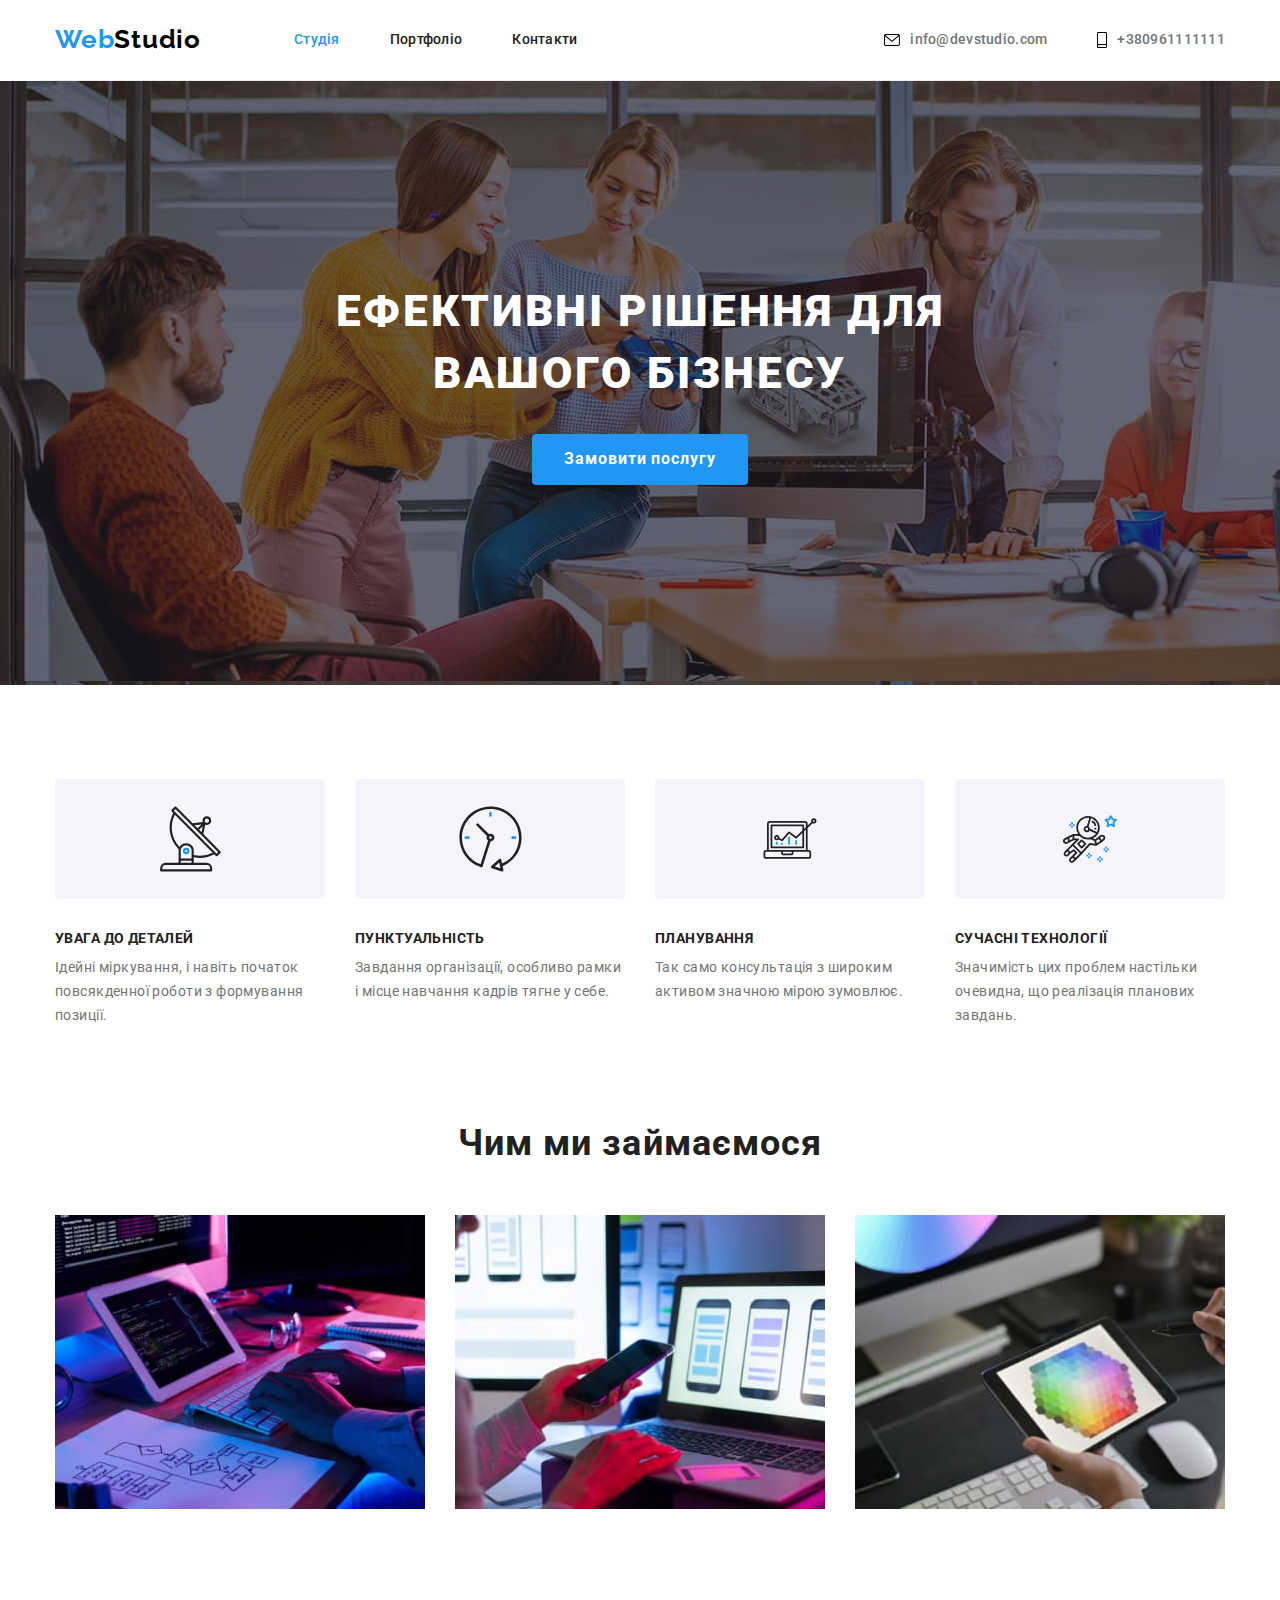
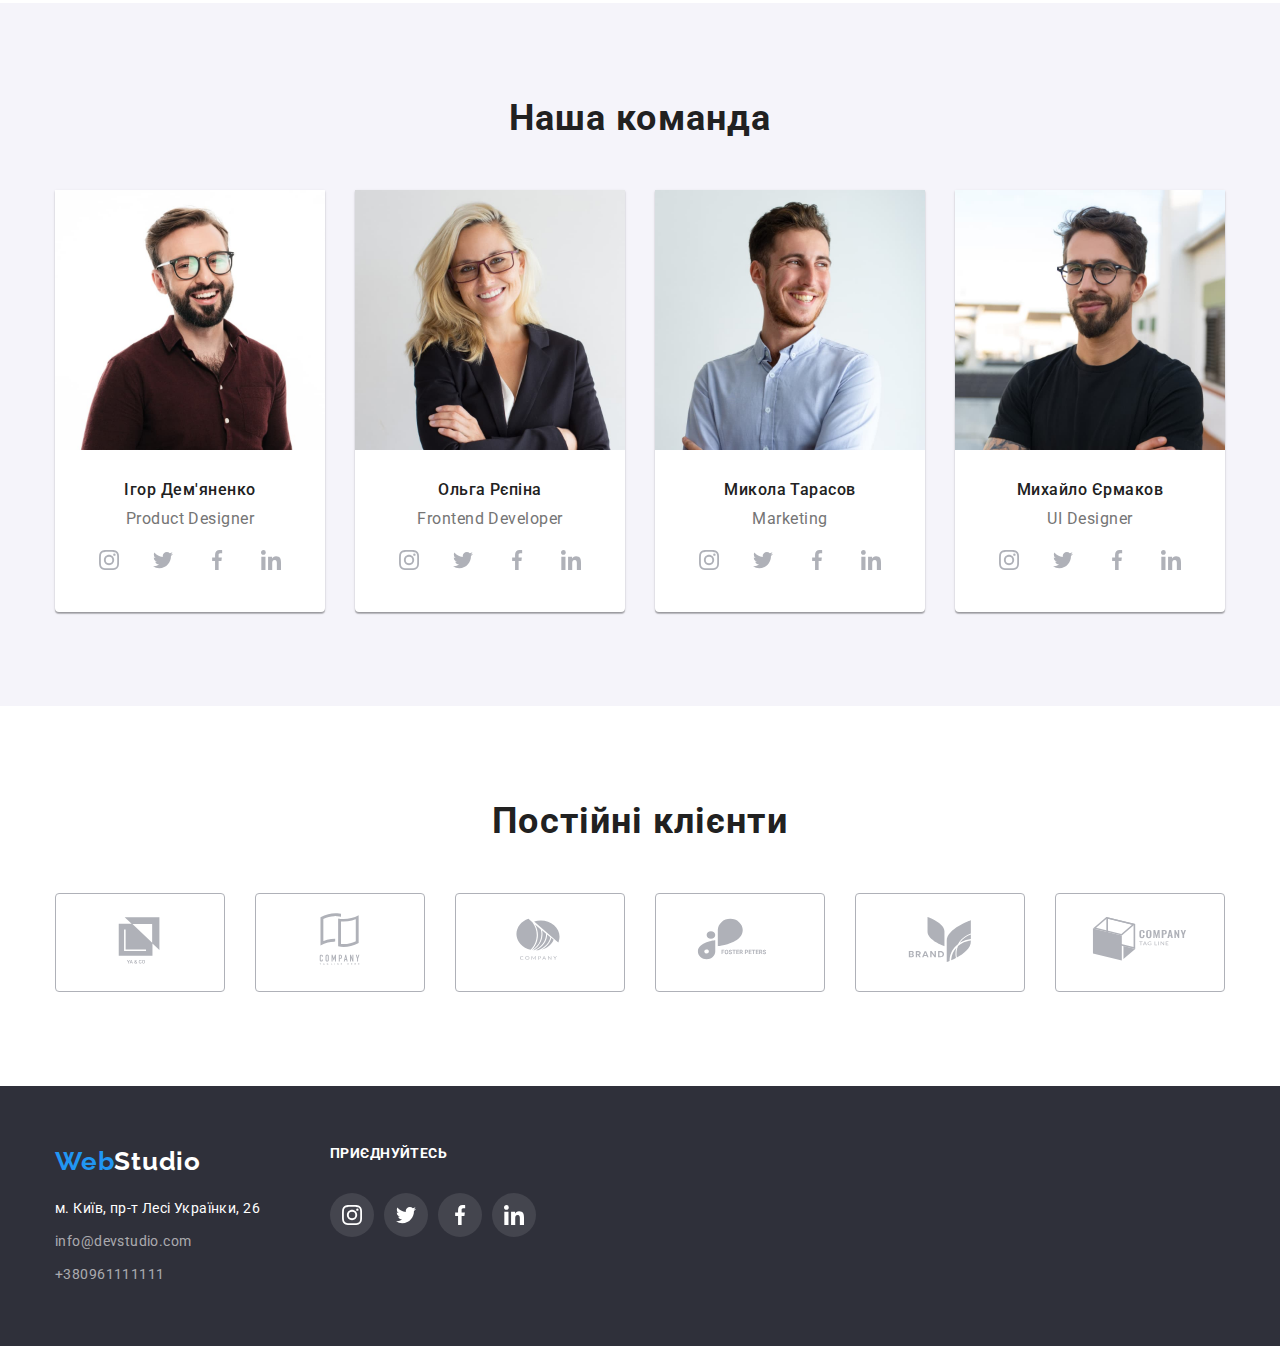
<file: index.html>
<!DOCTYPE html>
<html lang="uk">
  <head>
    <meta charset="UTF-8" />
    <meta http-equiv="X-UA-Compatible" content="IE=edge" />
    <meta name="viewport" content="width=device-width, initial-scale=1.0" />
    <title>Студія</title>
    <link
      rel="stylesheet"
      href="https://cdnjs.cloudflare.com/ajax/libs/modern-normalize/1.1.0/modern-normalize.min.css"
    />
    <link rel="preconnect" href="https://fonts.googleapis.com" />
    <link rel="preconnect" href="https://fonts.gstatic.com" crossorigin />
    <link
      href="https://fonts.googleapis.com/css2?family=Raleway:wght@700&family=Roboto:wght@400;500;700;900&display=swap"
      rel="stylesheet"
    />
    <link rel="stylesheet" href="./css/styles.css" />
  </head>

  <body>
    <!-- ХЕДЕР -->
    <header class="main-header">
      <div class="container main-header-content">
        <a class="main-header-logo logo link" href="index.html">
          <span class="accent">Web</span>Studio</a
        >

        <nav class="navigation">
          <ul class="navigation-list list">
            <li class="navigation-list-item">
              <a class="navigation-list-link active link" href="index.html"
                >Студія</a
              >
            </li>
            <li class="navigation-list-item">
              <a class="navigation-list-link link" href="portfolio.html"
                >Портфоліо</a
              >
            </li>
            <li class="navigation-list-item">
              <a class="navigation-list-link link" href="">Контакти</a>
            </li>
          </ul>
        </nav>

        <ul class="contact-list list">
          <li class="contact-list-item">
            <a class="contact-list-link link" href="mailto:info@devstudio.com">
              <svg class="contact-list-icon" width="16" height="12">
                <use href="./images/icons.svg#icon-mail"></use>
              </svg>
              info@devstudio.com</a
            >
          </li>
          <li class="contact-list-item">
            <a class="contact-list-link link" href="tel:+380961111111">
              <svg class="contact-list-icon" width="10" height="16">
                <use href="./images/icons.svg#icon-smartphone"></use>
              </svg>
              +380961111111</a
            >
          </li>
        </ul>
      </div>
    </header>

    <!-- ГОЛОВНА ЧАСТИНА -->
    <main>
      <!--СЕКЦІЯ ГЕРОЯ-->
      <section class="section hero">
        <div class="container">
          <h1 class="hero-title">ЕФЕКТИВНІ РІШЕННЯ ДЛЯ ВАШОГО БІЗНЕСУ</h1>
          <button class="button hero-btn" type="button">
            Замовити послугу
          </button>
        </div>
      </section>

      <!-- СЕКЦІЯ ПЕРЕВАГ -->
      <section class="section features features-section">
        <div class="container">
          <h2 class="section-title visually-hidden">Наші переваги</h2>
          <ul class="features-content list">
            <li class="features-list-item">
              <div class="features-content-icon">
                <svg width="65" height="70">
                  <use href="./images/icons.svg#icon-antenna"></use>
                </svg>
              </div>
              <h3 class="features-title">УВАГА ДО ДЕТАЛЕЙ</h3>
              <p class="features-text">
                Ідейні міркування, і навіть початок повсякденної роботи з
                формування позиції.
              </p>
            </li>
            <li class="features-list-item">
              <div class="features-content-icon">
                <svg width="65" height="70">
                  <use href="./images/icons.svg#icon-clock"></use>
                </svg>
              </div>
              <h3 class="features-title">ПУНКТУАЛЬНІСТЬ</h3>
              <p class="features-text">
                Завдання організації, особливо рамки і місце навчання кадрів
                тягне у себе.
              </p>
            </li>
            <li class="features-list-item">
              <div class="features-content-icon">
                <svg width="70" height="53">
                  <use href="./images/icons.svg#icon-diagram"></use>
                </svg>
              </div>
              <h3 class="features-title">ПЛАНУВАННЯ</h3>
              <p class="features-text">
                Так само консультація з широким активом значною мірою зумовлює.
              </p>
            </li>
            <li class="features-list-item">
              <div class="features-content-icon">
                <svg width="54" height="60">
                  <use href="./images/icons.svg#icon-astronaut"></use>
                </svg>
              </div>
              <h3 class="features-title">СУЧАСНІ ТЕХНОЛОГІЇ</h3>
              <p class="features-text">
                Значимість цих проблем настільки очевидна, що реалізація
                планових завдань.
              </p>
            </li>
          </ul>
        </div>
      </section>

      <!-- СЕКЦІЯ ПРИКЛАДУ РОБІТ -->
      <section class="section section-work">
        <div class="container">
          <h2 class="section-title">Чим ми займаємося</h2>
          <ul class="work list">
            <li class="work-example">
              <img src="./images/z1.jpg" alt="Робочий стіл" width="370" />
            </li>
            <li class="work-example">
              <img src="./images/z2.jpg" alt="Ноутбук та телефон" width="370" />
            </li>
            <li class="work-example">
              <img src="./images/z3.jpg" alt="Планшет" width="370" />
            </li>
          </ul>
        </div>
      </section>

      <section class="section team">
        <div class="container">
          <h2 class="section-title">Наша команда</h2>
          <ul class="team-list list">
            <li class="team-item">
              <img
                class="team-photo"
                src="./images/k1.jpg"
                alt="Ігор Дем'яненко"
                width="270"
              />
              <div class="team-description">
                <h3 class="team-head">Ігор Дем'яненко</h3>
                <p class="team-text">Product Designer</p>
                <ul class="list social-icon-list">
                  <li class="social-icon-item">
                    <a class="social-icon-link" href=""
                      ><svg
                        class="team-description-icon"
                        width="20"
                        height="20"
                      >
                        <use
                          href="./images/icons.svg#icon-instagram"
                        ></use></svg
                    ></a>
                  </li>
                  <li class="social-icon-item">
                    <a class="social-icon-link" href=""
                      ><svg
                        class="team-description-icon"
                        width="20"
                        height="20"
                      >
                        <use href="./images/icons.svg#icon-twitter"></use></svg
                    ></a>
                  </li>
                  <li class="social-icon-item">
                    <a class="social-icon-link" href=""
                      ><svg
                        class="team-description-icon"
                        width="20"
                        height="20"
                      >
                        <use href="./images/icons.svg#icon-facebook"></use></svg
                    ></a>
                  </li>
                  <li class="social-icon-item">
                    <a class="social-icon-link" href=""
                      ><svg
                        class="team-description-icon"
                        width="20"
                        height="20"
                      >
                        <use href="./images/icons.svg#icon-linkedin"></use></svg
                    ></a>
                  </li>
                </ul>
              </div>
            </li>

            <li class="team-item">
              <img
                class="team-photo"
                src="./images/k2.jpg"
                alt="Ольга Рєпіна"
                width="270"
              />
              <div class="team-description">
                <h3 class="team-head">Ольга Рєпіна</h3>
                <p class="team-text">Frontend Developer</p>
                <ul class="list social-icon-list">
                  <li class="social-icon-item">
                    <a class="social-icon-link" href=""
                      ><svg
                        class="team-description-icon"
                        width="20"
                        height="20"
                      >
                        <use
                          href="./images/icons.svg#icon-instagram"
                        ></use></svg
                    ></a>
                  </li>
                  <li class="social-icon-item">
                    <a class="social-icon-link" href=""
                      ><svg
                        class="team-description-icon"
                        width="20"
                        height="20"
                      >
                        <use href="./images/icons.svg#icon-twitter"></use></svg
                    ></a>
                  </li>
                  <li class="social-icon-item">
                    <a class="social-icon-link" href=""
                      ><svg
                        class="team-description-icon"
                        width="20"
                        height="20"
                      >
                        <use href="./images/icons.svg#icon-facebook"></use></svg
                    ></a>
                  </li>
                  <li class="social-icon-item">
                    <a class="social-icon-link" href=""
                      ><svg
                        class="team-description-icon"
                        width="20"
                        height="20"
                      >
                        <use href="./images/icons.svg#icon-linkedin"></use></svg
                    ></a>
                  </li>
                </ul>
              </div>
            </li>

            <li class="team-item">
              <img
                class="team-photo"
                src="./images/k4.jpg"
                alt="Микола Тарасов"
                width="270"
              />
              <div class="team-description">
                <h3 class="team-head">Микола Тарасов</h3>
                <p class="team-text">Marketing</p>
                <ul class="list social-icon-list">
                  <li class="social-icon-item">
                    <a class="social-icon-link" href=""
                      ><svg
                        class="team-description-icon"
                        width="20"
                        height="20"
                      >
                        <use
                          href="./images/icons.svg#icon-instagram"
                        ></use></svg
                    ></a>
                  </li>
                  <li class="social-icon-item">
                    <a class="social-icon-link" href=""
                      ><svg
                        class="team-description-icon"
                        width="20"
                        height="20"
                      >
                        <use href="./images/icons.svg#icon-twitter"></use></svg
                    ></a>
                  </li>
                  <li class="social-icon-item">
                    <a class="social-icon-link" href=""
                      ><svg
                        class="team-description-icon"
                        width="20"
                        height="20"
                      >
                        <use href="./images/icons.svg#icon-facebook"></use></svg
                    ></a>
                  </li>
                  <li class="social-icon-item">
                    <a class="social-icon-link" href=""
                      ><svg
                        class="team-description-icon"
                        width="20"
                        height="20"
                      >
                        <use href="./images/icons.svg#icon-linkedin"></use></svg
                    ></a>
                  </li>
                </ul>
              </div>
            </li>

            <li class="team-item">
              <img
                class="team-photo"
                src="./images/k3.jpg"
                alt="Михайло Єрмаков"
                width="270"
              />
              <div class="team-description">
                <h3 class="team-head">Михайло Єрмаков</h3>
                <p class="team-text">UI Designer</p>
                <ul class="list social-icon-list">
                  <li class="social-icon-item">
                    <a class="social-icon-link" href=""
                      ><svg
                        class="team-description-icon"
                        width="20"
                        height="20"
                      >
                        <use
                          href="./images/icons.svg#icon-instagram"
                        ></use></svg
                    ></a>
                  </li>
                  <li class="social-icon-item">
                    <a class="social-icon-link" href=""
                      ><svg
                        class="team-description-icon"
                        width="20"
                        height="20"
                      >
                        <use href="./images/icons.svg#icon-twitter"></use></svg
                    ></a>
                  </li>
                  <li class="social-icon-item">
                    <a class="social-icon-link" href=""
                      ><svg
                        class="team-description-icon"
                        width="20"
                        height="20"
                      >
                        <use href="./images/icons.svg#icon-facebook"></use></svg
                    ></a>
                  </li>
                  <li class="social-icon-item">
                    <a class="social-icon-link" href=""
                      ><svg
                        class="team-description-icon"
                        width="20"
                        height="20"
                      >
                        <use href="./images/icons.svg#icon-linkedin"></use></svg
                    ></a>
                  </li>
                </ul>
              </div>
            </li>
          </ul>
        </div>
      </section>

      <!-- СЕКЦІЯ ПОСТІЙНИХ КЛІЄНТІВ -->
      <section class="section clients">
        <div class="container">
          <h2 class="section-title">Постійні клієнти</h2>
          <ul class="clients-list list">
            <li class="clients-item">
              <a class="clients-link" href=""
                ><svg class="clients-icon" width="106" height="60">
                  <use href="./images/icons.svg#icon-logo-one"></use></svg
              ></a>
            </li>
            <li class="clients-item">
              <a class="clients-link" href=""
                ><svg class="clients-icon" width="106" height="60">
                  <use href="./images/icons.svg#icon-logo-two"></use></svg
              ></a>
            </li>
            <li class="clients-item">
              <a class="clients-link" href=""
                ><svg class="clients-icon" width="106" height="60">
                  <use href="./images/icons.svg#icon-logo-three"></use></svg
              ></a>
            </li>
            <li class="clients-item">
              <a class="clients-link" href=""
                ><svg class="clients-icon" width="106" height="60">
                  <use href="./images/icons.svg#icon-logo-four"></use></svg
              ></a>
            </li>
            <li class="clients-item">
              <a class="clients-link" href=""
                ><svg class="clients-icon" width="106" height="60">
                  <use href="./images/icons.svg#icon-logo-five"></use></svg
              ></a>
            </li>
            <li class="clients-item">
              <a class="clients-link" href=""
                ><svg class="clients-icon" width="106" height="60">
                  <use href="./images/icons.svg#icon-logo-six"></use></svg
              ></a>
            </li>
          </ul>
        </div>
      </section>
    </main>

    <!-- ФУТЕР -->
    <footer class="main-footer">
      <div class="container footer-container">
        <div class="footer-adress">
          <a class="main-footer-logo logo link" href="index.html"
            ><span class="accent">Web</span>Studio</a
          >
          <address class="adress">
            <ul class="adress-list list">
              <li class="adress-list-item">
                <a
                  class="adress-list-mapa link"
                  href="https://www.google.com.ua/maps/place/%D0%B1%D1%83%D0%BB.+%D0%9B%D0%B5%D1%81%D0%B8+%D0%A3%D0%BA%D1%80%D0%B0%D0%B8%D0%BD%D0%BA%D0%B8,+26,+%D0%9A%D0%B8%D0%B5%D0%B2,+02000/@50.4265807,30.5361971,17z/data=!3m1!4b1!4m5!3m4!1s0x40d4cf0e033ecbe9:0x57a4dffefec77da0!8m2!3d50.4265807!4d30.5383858?hl=ru"
                  target="_blank"
                  rel="noopener noreferrer"
                  >м. Київ, пр-т Лесі Українки, 26</a
                >
              </li>
              <li class="adress-list-item">
                <a
                  class="adress-list-link link"
                  href="mailto:info@devstudio.com"
                  >info@devstudio.com</a
                >
              </li>
              <li class="adress-list-item">
                <a class="adress-list-link link" href="tel:+380961111111"
                  >+380961111111</a
                >
              </li>
            </ul>
          </address>
        </div>

        <div class="footer-join">
          <h3 class="footer-join-title">Приєднуйтесь</h3>
          <ul class="list social-icon-list">
            <li class="social-icon-item footer-join-item">
              <a class="social-icon-link" href=""
                ><svg class="footer-join-icon" width="20" height="20">
                  <use href="./images/icons.svg#icon-instagram"></use></svg
              ></a>
            </li>
            <li class="social-icon-item footer-join-item">
              <a class="social-icon-link" href=""
                ><svg class="footer-join-icon" width="20" height="20">
                  <use href="./images/icons.svg#icon-twitter"></use></svg
              ></a>
            </li>
            <li class="social-icon-item footer-join-item">
              <a class="social-icon-link" href=""
                ><svg class="footer-join-icon" width="20" height="20">
                  <use href="./images/icons.svg#icon-facebook"></use></svg
              ></a>
            </li>
            <li class="social-icon-item footer-join-item">
              <a class="social-icon-link" href=""
                ><svg class="footer-join-icon" width="20" height="20">
                  <use href="./images/icons.svg#icon-linkedin"></use></svg
              ></a>
            </li>
          </ul>
        </div>
      </div>
    </footer>
  </body>
</html>
</file>
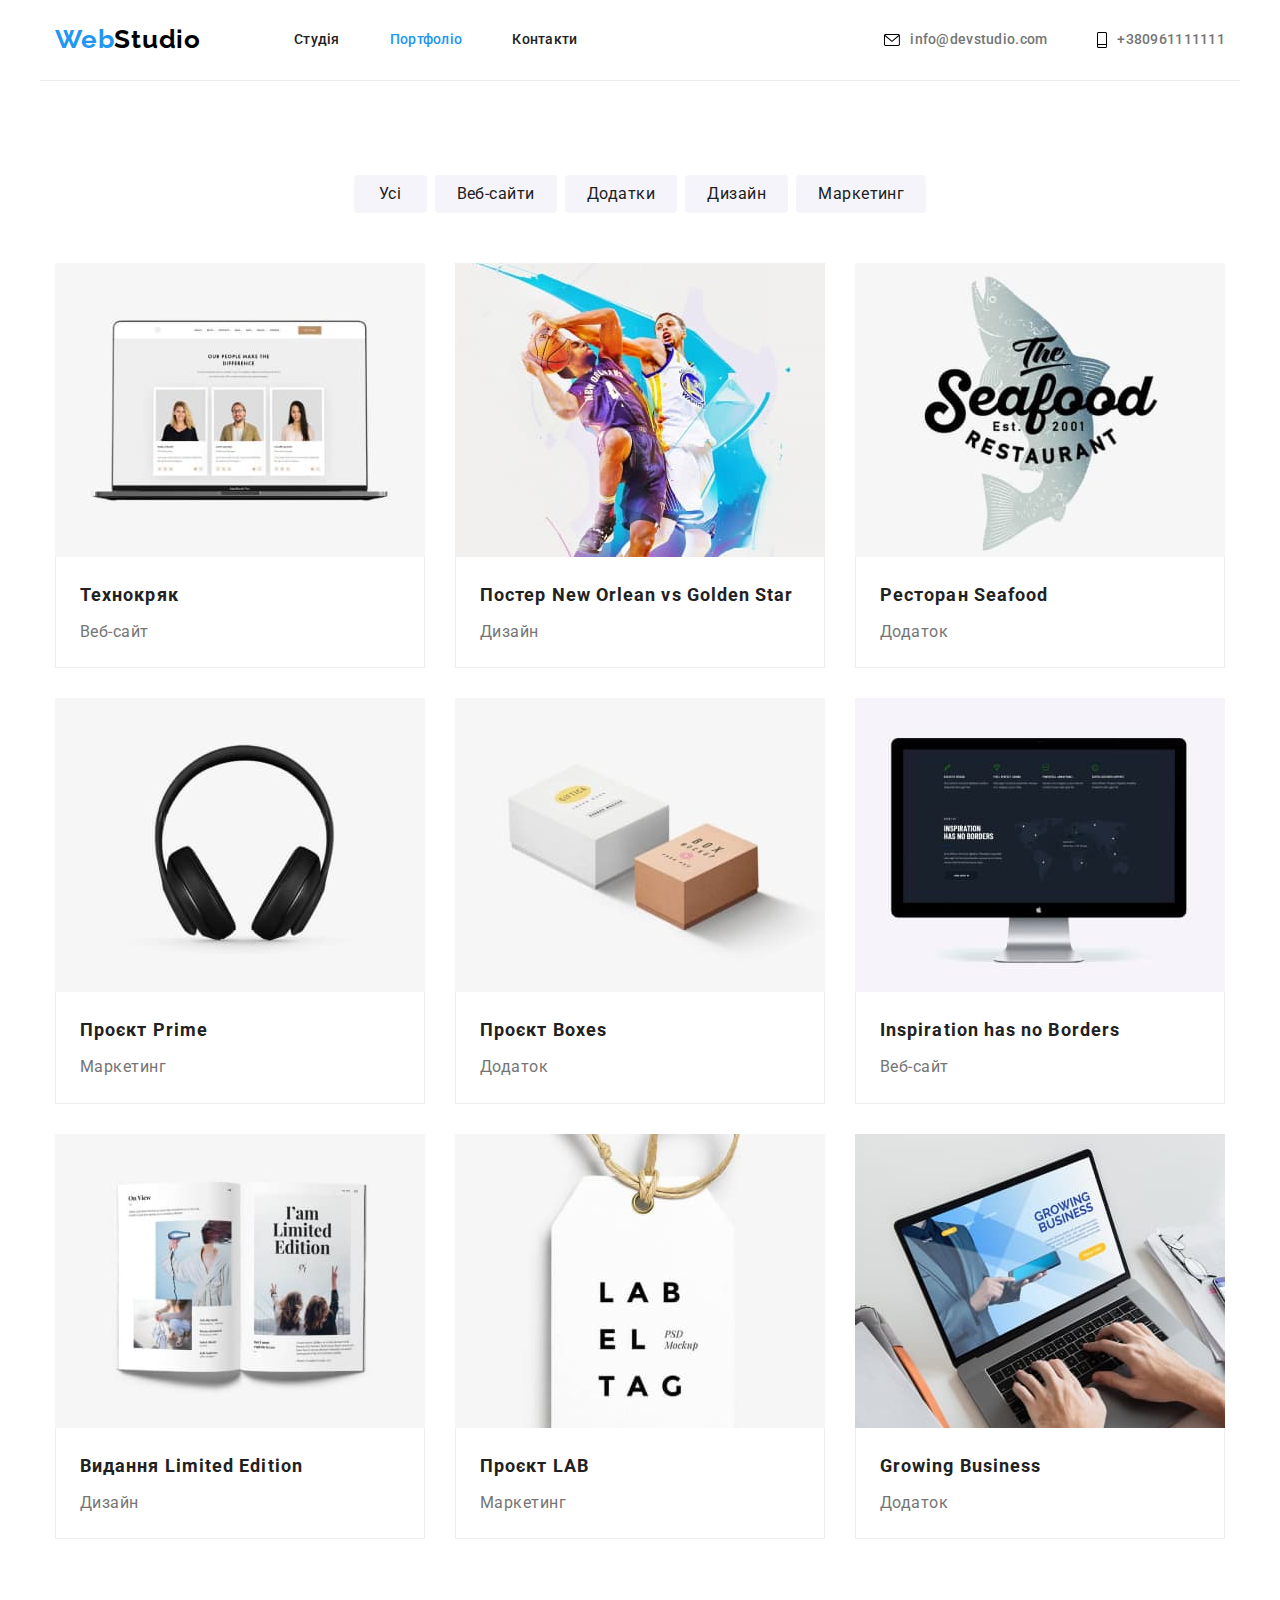
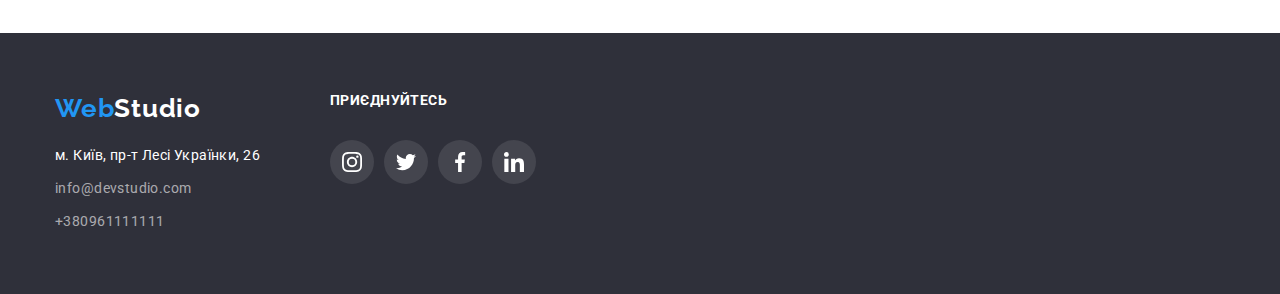
<file: portfolio.html>
<!DOCTYPE html>
<html lang="en">
  <head>
    <meta charset="UTF-8" />
    <meta http-equiv="X-UA-Compatible" content="IE=edge" />
    <meta name="viewport" content="width=device-width, initial-scale=1.0" />
    <title>Портфоліо</title>
    <link
      rel="stylesheet"
      href="https://cdnjs.cloudflare.com/ajax/libs/modern-normalize/1.1.0/modern-normalize.min.css"
    />
    <link rel="preconnect" href="https://fonts.googleapis.com" />
    <link rel="preconnect" href="https://fonts.gstatic.com" crossorigin />
    <link
      href="https://fonts.googleapis.com/css2?family=Raleway:wght@700&family=Roboto:wght@400;500;700;900&display=swap"
      rel="stylesheet"
    />
    <link rel="stylesheet" href="./css/styles.css" />
  </head>
  <body>
    <!-- ХЕДЕР -->
    <header class="main-header">
      <div class="container main-header-content">
        <a class="main-header-logo logo link" href="index.html">
          <span class="accent">Web</span>Studio</a
        >

        <nav class="navigation">
          <ul class="navigation-list list">
            <li class="navigation-list-item">
              <a class="navigation-list-link link" href="index.html">Студія</a>
            </li>
            <li class="navigation-list-item">
              <a class="navigation-list-link active link" href="portfolio.html"
                >Портфоліо</a
              >
            </li>
            <li class="navigation-list-item">
              <a class="navigation-list-link link" href="">Контакти</a>
            </li>
          </ul>
        </nav>

        <ul class="contact-list list">
          <li class="contact-list-item">
            <a class="contact-list-link link" href="mailto:info@devstudio.com">
              <svg class="contact-list-icon" width="16" height="12">
                <use href="./images/icons.svg#icon-mail"></use>
              </svg>
              info@devstudio.com</a
            >
          </li>
          <li class="contact-list-item">
            <a class="contact-list-link link" href="tel:+380961111111">
              <svg class="contact-list-icon" width="10" height="16">
                <use href="./images/icons.svg#icon-smartphone"></use>
              </svg>
              +380961111111</a
            >
          </li>
        </ul>
      </div>
    </header>

    <!-- ГОЛОВНА СТОРІНКА -->
    <main class="main-portfolio section">
      <div class="container">
        <!-- СЕКЦІЯ ПОРТФОЛІО -->
        <section>
          <h1 class="portfolio-title visually-hidden">Portfolio</h1>
          <!-- ФІЛЬТЕР -->
          <ul class="filters list">
            <li class="filters-item">
              <button class="button filters-item-btn" type="button">Усі</button>
            </li>
            <li class="filters-item">
              <button class="button filters-item-btn" type="button">
                Веб-сайти
              </button>
            </li>
            <li class="filters-item">
              <button class="button filters-item-btn" type="button">
                Додатки
              </button>
            </li>
            <li class="filters-item">
              <button class="button filters-item-btn" type="button">
                Дизайн
              </button>
            </li>
            <li class="filters-item">
              <button class="button filters-item-btn" type="button">
                Маркетинг
              </button>
            </li>
          </ul>

          <!-- ПРЕВʼЮ -->
          <ul class="preview list">
            <li class="preview-item">
              <a class="preview-item-link link" href="">
                <img
                  class="preview-image"
                  src="./images/portfolio1.jpg"
                  alt="Портфоліо"
                  width="370"
                />
                <div class="preview-item-content">
                  <h2 class="preview-item-title">Технокряк</h2>
                  <p class="preview-item-text">Веб-сайт</p>
                </div>
              </a>
            </li>
            <li class="preview-item">
              <a class="preview-item-link link" href="">
                <img
                  class="preview-image"
                  src="./images/portfolio2.jpg"
                  alt="Постер"
                  width="370"
                />
                <div class="preview-item-content">
                  <h2 class="preview-item-title">
                    Постер New Orlean vs Golden Star
                  </h2>
                  <p class="preview-item-text">Дизайн</p>
                </div>
              </a>
            </li>
            <li class="preview-item">
              <a class="preview-item-link link" href="">
                <img
                  class="preview-image"
                  src="./images/portfolio3.jpg"
                  alt="Лого ресторану"
                  width="370"
                />
                <div class="preview-item-content">
                  <h2 class="preview-item-title">Ресторан Seafood</h2>
                  <p class="preview-item-text">Додаток</p>
                </div>
              </a>
            </li>
            <li class="preview-item">
              <a class="preview-item-link link" href="">
                <img
                  class="preview-image"
                  src="./images/portfolio4.jpg"
                  alt="Наушники"
                  width="370"
                />
                <div class="preview-item-content">
                  <h2 class="preview-item-title">Проєкт Prime</h2>
                  <p class="preview-item-text">Маркетинг</p>
                </div>
              </a>
            </li>
            <li class="preview-item">
              <a class="preview-item-link link" href="">
                <img
                  class="preview-image"
                  src="./images/portfolio5.jpg"
                  alt="Коробки"
                  width="370"
                />
                <div class="preview-item-content">
                  <h2 class="preview-item-title">Проєкт Boxes</h2>
                  <p class="preview-item-text">Додаток</p>
                </div>
              </a>
            </li>
            <li class="preview-item">
              <a class="preview-item-link link" href="">
                <img
                  class="preview-image"
                  src="./images/portfolio6.jpg"
                  alt="Монітор"
                  width="370"
                />
                <div class="preview-item-content">
                  <h2 class="preview-item-title">Inspiration has no Borders</h2>
                  <p class="preview-item-text">Веб-сайт</p>
                </div>
              </a>
            </li>
            <li class="preview-item">
              <a class="preview-item-link link" href="">
                <img
                  class="preview-image"
                  src="./images/portfolio7.jpg"
                  alt="Книга"
                  width="370"
                />
                <div class="preview-item-content">
                  <h2 class="preview-item-title">Видання Limited Edition</h2>
                  <p class="preview-item-text">Дизайн</p>
                </div>
              </a>
            </li>
            <li class="preview-item">
              <a class="preview-item-link link" href="">
                <img
                  class="preview-image"
                  src="./images/portfolio8.jpg"
                  alt="Лейбл"
                  width="370"
                />
                <div class="preview-item-content">
                  <h2 class="preview-item-title">Проєкт LAB</h2>
                  <p class="preview-item-text">Маркетинг</p>
                </div>
              </a>
            </li>
            <li class="preview-item">
              <a class="preview-item-link link" href="">
                <img
                  class="preview-image"
                  src="./images/portfolio9.jpg"
                  alt="Ноутбук"
                  width="370"
                />
                <div class="preview-item-content">
                  <h2 class="preview-item-title">Growing Business</h2>
                  <p class="preview-item-text">Додаток</p>
                </div>
              </a>
            </li>
          </ul>
        </section>
      </div>
    </main>

    <!-- ФУТЕР -->
    <footer class="main-footer">
      <div class="container footer-container">
        <div class="footer-adress">
          <a class="main-footer-logo logo link" href="index.html"
            ><span class="accent">Web</span>Studio</a
          >
          <address class="adress">
            <ul class="adress-list list">
              <li class="adress-list-item">
                <a
                  class="adress-list-mapa link"
                  href="https://www.google.com.ua/maps/place/%D0%B1%D1%83%D0%BB.+%D0%9B%D0%B5%D1%81%D0%B8+%D0%A3%D0%BA%D1%80%D0%B0%D0%B8%D0%BD%D0%BA%D0%B8,+26,+%D0%9A%D0%B8%D0%B5%D0%B2,+02000/@50.4265807,30.5361971,17z/data=!3m1!4b1!4m5!3m4!1s0x40d4cf0e033ecbe9:0x57a4dffefec77da0!8m2!3d50.4265807!4d30.5383858?hl=ru"
                  target="_blank"
                  rel="noopener noreferrer"
                  >м. Київ, пр-т Лесі Українки, 26</a
                >
              </li>
              <li class="adress-list-item">
                <a
                  class="adress-list-link link"
                  href="mailto:info@devstudio.com"
                  >info@devstudio.com</a
                >
              </li>
              <li class="adress-list-item">
                <a class="adress-list-link link" href="tel:+380961111111"
                  >+380961111111</a
                >
              </li>
            </ul>
          </address>
        </div>

        <div class="footer-join">
          <h3 class="footer-join-title">Приєднуйтесь</h3>
          <ul class="list social-icon-list">
            <li class="social-icon-item footer-join-item">
              <a class="social-icon-link" href=""
                ><svg class="footer-join-icon" width="20" height="20">
                  <use href="./images/icons.svg#icon-instagram"></use></svg
              ></a>
            </li>
            <li class="social-icon-item footer-join-item">
              <a class="social-icon-link" href=""
                ><svg class="footer-join-icon" width="20" height="20">
                  <use href="./images/icons.svg#icon-twitter"></use></svg
              ></a>
            </li>
            <li class="social-icon-item footer-join-item">
              <a class="social-icon-link" href=""
                ><svg class="footer-join-icon" width="20" height="20">
                  <use href="./images/icons.svg#icon-facebook"></use></svg
              ></a>
            </li>
            <li class="social-icon-item footer-join-item">
              <a class="social-icon-link" href=""
                ><svg class="footer-join-icon" width="20" height="20">
                  <use href="./images/icons.svg#icon-linkedin"></use></svg
              ></a>
            </li>
          </ul>
        </div>
      </div>
    </footer>
  </body>
</html>
</file>
<file: css/styles.css>
:root{
    --primery-text-color: #757575;
    --accent-color: #2196F3;
    --primery-white-color: #FFFFFF;
    --primery-grey-color: #212121;
    --primery-black-color: #000000;
    --backgrounh-primery-color: #F5F5F5;
    --backgrounh-secondary-color: #F5F4FA;
    --backgrounh-third-color: #2F303A;
    --ramka-color: #EEEEEE;
    --background-button-active: #188CE8;
    --background-hero: #C4C4C4;
    --accent-grey-icon: #AFB1B8;
}
.link {
    text-decoration: none;
}

.list {
    list-style-type: none;
}

.visually-hidden {
    position: absolute;
    width: 1px;
    height: 1px;
    margin: -1px;
    border: 0;
    padding: 0;
    white-space: nowrap;
    clip-path: inset(100%);
    clip: rect(0 0 0 0);
    overflow: hidden;
}

h1,
h2,
h3,
h4,
h5,
h6,
p {
    margin-top: 0;
    margin-bottom: 0;
}

ul,
ol {
    margin-top: 0;
    margin-bottom: 0;
    padding-left: 0;
}

img {
    display: block;
}

button {
    cursor: pointer;
}

body{
    font-family: "Roboto", sans-serif;
    color: var(--primery-text-color);
}


.button{
    border-radius: 4px;
    border: none;
}

/* Секція */

.section {
    padding-top: 94px;
    padding-bottom: 94px;
}

/* Контейнер */

.container{
    width: 1200px;
    margin: 0 auto;
    padding-right: 15px;
    padding-left: 15px;
}


/* Логотип */
.main-header{
    background-color: var(--primery-white-color) ;
}

.logo .accent {
    color: var(--accent-color);
}

.logo{
    font-family: 'Raleway', sans-serif;
    font-weight: 700;
    font-size: 26px;
    line-height: 1.2;
    letter-spacing: 0.03em;
    color: var(--primery-black-color)
}

/*  Шапка */
.navigation-list,
.contact-list{
    font-weight: 500;
    font-size: 14px;
    line-height: 1.1;
    letter-spacing: 0.02em;
}

.contact-list{
    display: flex;
    column-gap: 50px;
    margin-left: auto;
}

.navigation-list-item,
.contact-list-item{
    padding-top: 32px;
    padding-bottom: 32px;
}

.main-header-content{
    display: flex;
    align-items: center;
    border-bottom: 1px solid #ECECEC;
}

.main-header-logo{
    margin-right: 93px;
    padding-top: 24px;
    padding-bottom: 25px;
}

.navigation-list{
    display: flex;
    column-gap: 50px;
    padding: 0;
}

.navigation-list-link{
    color: var(--primery-grey-color);
}

.navigation-list .active {
    color: var(--accent-color);
}

.contact-list-link{
    color: var(--primery-text-color);
    display: flex;
    column-gap: 10px;
    align-items: center;
}

.navigation-list-link:hover,
.navigation-list-link:focus,
.contact-list-link:hover,
.contact-list-link:focus
{
    color: var(--accent-color);
}

.contact-list-link:hover .contact-list-icon,
.contact-list-link:focus .contact-list-icon{
    fill: var(--accent-color)
}

.contact-list-item:hover
{
    color: var(--accent-color);
}



/* Герой */
.hero{
    max-width: 1600px;
    text-align: center;
    background-color: var(--background-hero);
    background-image:linear-gradient(rgba(47, 48, 58, 0.4), rgba(47, 48, 58, 0.4)), url(../images/hero-background.jpg);
    padding-top: 200px;
    padding-bottom: 200px;
}

.hero-title{
    width: 696px;
    font-weight: 900;
    font-size: 44px;
    line-height: 1.4;
    letter-spacing: 0.06em;
    margin-right: auto;
    margin-left: auto;
    margin-bottom: 30px;

    text-transform: uppercase;
    color: var(--primery-white-color);
}


.hero-btn{ 
    font-weight: 700;
    font-size: 16px;
    line-height: 1.9;
    letter-spacing: 0.06em;
    padding: 10px 32px;
    color: var(--primery-white-color);
    background-color: var(--accent-color);
}

.hero-btn:hover,
.hero-btn:focus{
    background-color: var(--background-button-active);
}

/* Наші переваги */
.features{
background-color: var(--primery-white-color););
}

.features-section{
    padding-bottom: 47px;
}

.features-content{
    display: flex;
    flex-wrap: wrap;
    column-gap: 30px;
}


.features-list-item {
    flex-basis: calc((100% - 3 * 30px) / 4);

}

.features-content-icon{
height: 120px;

display: flex;
justify-content: center;
align-items: center;

background-color: var(--backgrounh-secondary-color);
border-radius: 4px;
margin-bottom: 30px;
}

.features-title{
    font-size: 14px;
    line-height: 1.1;
    letter-spacing: 0.03em;
    text-transform: uppercase;
    color: var(--primery-grey-color);

    display: inline-block;
    margin-bottom: 10px;
}

.features-text{
    font-size: 14px;
    line-height: 1.7;
    letter-spacing: 0.03em;
}

.section-title{
    font-size: 36px;
    line-height: 1.2;
    text-align: center;
    letter-spacing: 0.03em;
    color: var(--primery-grey-color);
    margin-bottom: 50px;
}
.section-work{
    padding-top: 47px;
    background-color: var(--primery-white-color);
}

.work{
    display: flex;
    flex-wrap: wrap;
    column-gap: 30px;
}

.work-example{
    flex-basis: calc((100% - 2 * 30px) / 3);
}

/* Наша команда */

.team{
    background-color: var(--backgrounh-secondary-color);
}

.team-item{
    background-color: var(--primery-white-color);
    border-radius: 0px 0px 4px 4px;
    text-align: center;
    flex-basis: calc((100% - 3 * 30px) / 4);

    box-shadow: 0px 1px 3px rgba(0, 0, 0, 0.12), 0px 1px 1px rgba(0, 0, 0, 0.14), 0px 2px 1px rgba(0, 0, 0, 0.2);
}

.team-description{
    padding: 30px 32px;
}

.team-head{
    font-weight: 500;
    font-size: 16px;
    line-height: 1.2;
    letter-spacing: 0.03em;
    color: var(--primery-grey-color);

    margin-bottom: 10px;
}

.team-text{
    font-size: 16px;
    line-height: 1.2;
    letter-spacing: 0.03em;

    margin-bottom: 10px;
}

.team-list{
    display: flex;
    flex-wrap: wrap;
    column-gap: 30px;
}

.social-icon-list{
    display: flex;
    column-gap: 10px;
}

.social-icon-link{
    display: flex;
    justify-content: center;
    align-items: center;
    width: 44px;
    height: 44px;
    border-radius: 50%;
    
}

.team-description-icon{
    fill: var(--accent-grey-icon);
}

.social-icon-link:hover{
    background-color: var(--accent-color);
}

.social-icon-link:hover .team-description-icon {
    fill: var(--primery-white-color);
}

.clients-list{
    display: flex;
    column-gap: 30px;
}
.clients-item{
    flex-basis: calc((100% - 5 * 30px) / 6); 
    padding: 16px 31px;
    border: 1px solid var(--accent-grey-icon);
    border-radius: 4px;
} 

.clients-item:hover {
    border: 1px solid var(--accent-color);
}

.clients-icon{
    fill: var(--accent-grey-icon)
}

.clients-item:hover .clients-icon{
    fill: var(--accent-color);
}


/* Футер */
.main-footer{
    background-color: var(--backgrounh-third-color);

    padding-top: 60px;
    padding-bottom: 60px;
}

.main-footer-logo{
    color: var(--primery-white-color);
    display: inline-block;
    margin-bottom: 20px;
}

.footer-container{
    display: flex;
    column-gap: 70px;
}

.adress{
    font-style: normal;
    font-size: 14px;
    line-height: 1.7;
    letter-spacing: 0.03em;
}


.adress-list-mapa{  
    color: var(--primery-white-color);
    display: inline-block;
    margin-bottom: 0;
}

.adress-list-link{
    color: rgba(255, 255, 255, 0.6);
}

.adress-list-item:not(:last-child){
    margin-bottom: 9px;
}

.adress-list-link:hover,
.adress-list-link:focus{
    color: var(--accent-color);
}

.footer-join-title{
    font-size: 14px;
    line-height: 1.1;
    letter-spacing: 0.03em;
    text-transform: uppercase;
    
    color: var(--primery-white-color);

    margin-bottom: 32px;
}

.footer-join-icon{
    fill: var(--primery-white-color);
}

.footer-join-item{
    background-color: rgba(255, 255, 255, 0.1);
    border-radius: 50%;
}
/* Портфоліо */

.main-portfolio{
    background-color: var(--primery-white-color);
}

.portfolio-title{
    margin-bottom: 58px;
    text-align: center;
}

/* Фільтер */

.filters{
    display: flex;
    justify-content: center;
    margin-bottom: 50px;
    column-gap: 8px;
}

.filters-item:hover,
.filters-item:focus{
    box-shadow: 0px 3px 1px rgba(0, 0, 0, 0.1), 0px 1px 2px rgba(0, 0, 0, 0.08), 0px 2px 2px rgba(0, 0, 0, 0.12);
}

.filters-item-btn{
    min-width: 73px;     
    font-size: 16px;
    line-height: 1.6;
    letter-spacing: 0.03em;
    color: var(--primery-grey-color);
    background-color: var(--backgrounh-secondary-color);
    
    padding: 6px 22px;
}

.filters-item-btn:hover,
.filters-item-btn:focus{
    color: var(--primery-white-color);
    background-color: var(--accent-color);

}

.preview{
    display: flex;
    flex-wrap: wrap;
    column-gap: 30px;
    row-gap: 30px;
}

.preview-item {
    background-color: var(--primery-white-color);
    width: calc((100% - 2 * 30px) / 3);
}

.preview-item:hover,
.preview-item:focus {
    box-shadow: 0px 1px 1px rgba(0, 0, 0, 0.12), 0px 4px 4px rgba(0, 0, 0, 0.06), 1px 4px 6px rgba(0, 0, 0, 0.16);
}

.preview-item-link{
    display: inline-block;
}



.preview-item-content{
    border: 1px solid var(--ramka-color);
    border-top: none;

    padding: 20px 24px;
}

.preview-item-title{
    font-size: 18px;
    line-height: 2;
    letter-spacing: 0.06em;
    color: var(--primery-grey-color);

    margin-bottom: 4px;
}
.preview-item-text{
    font-size: 16px;
    line-height: 1.9;
    letter-spacing: 0.03em;
    color: var(--primery-text-color);
}
</file>
